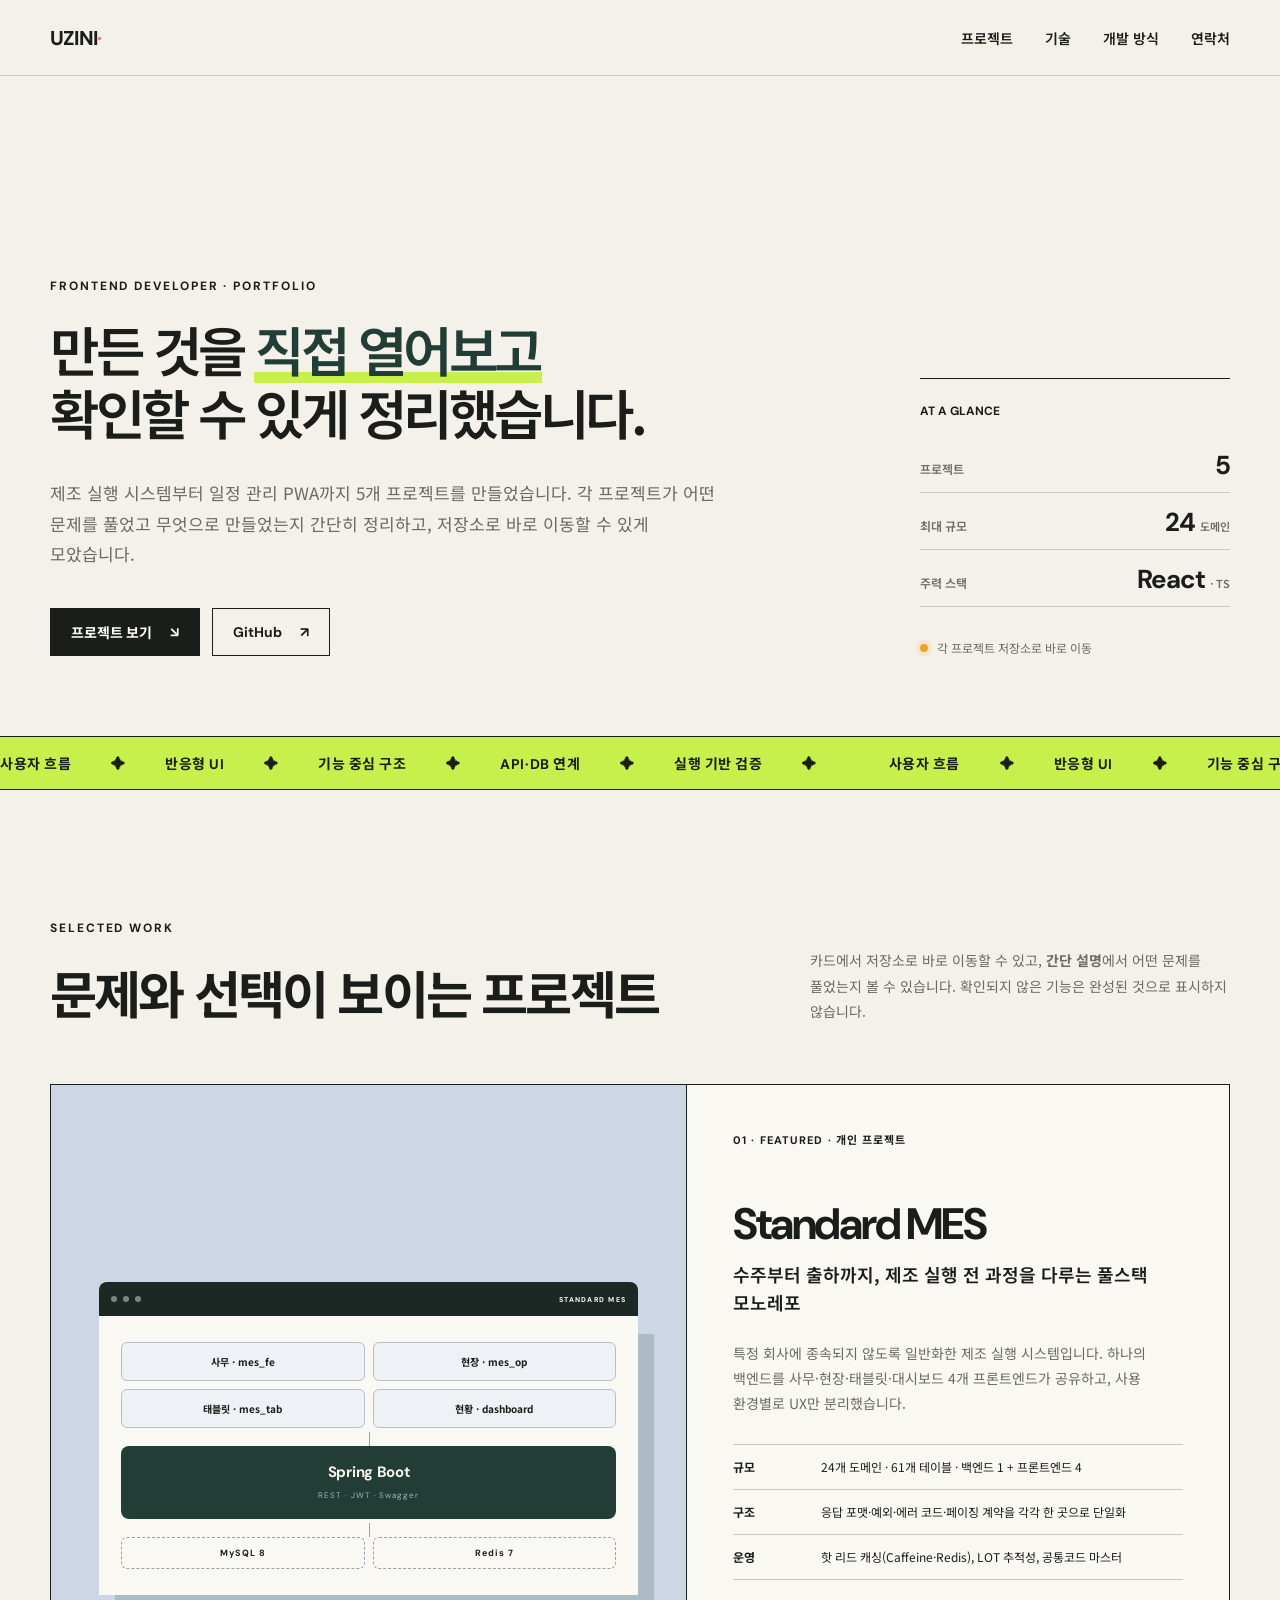
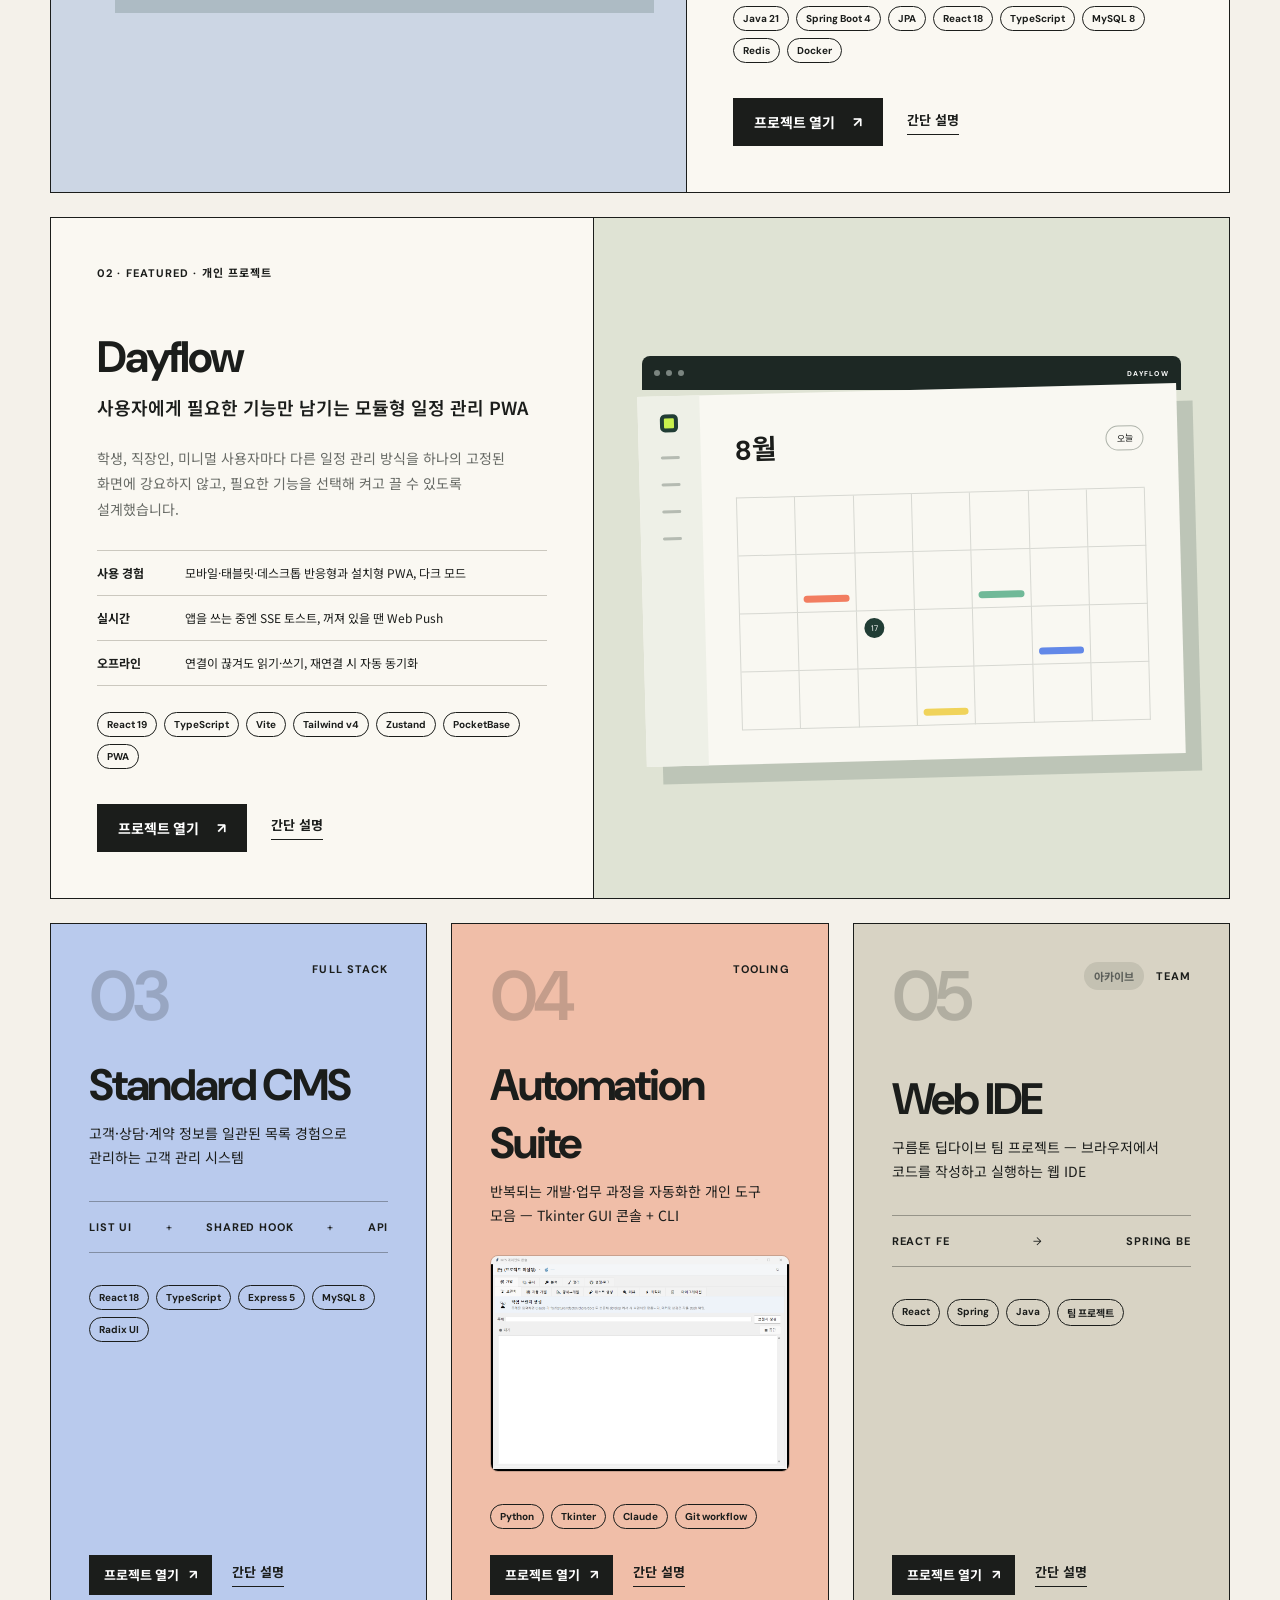
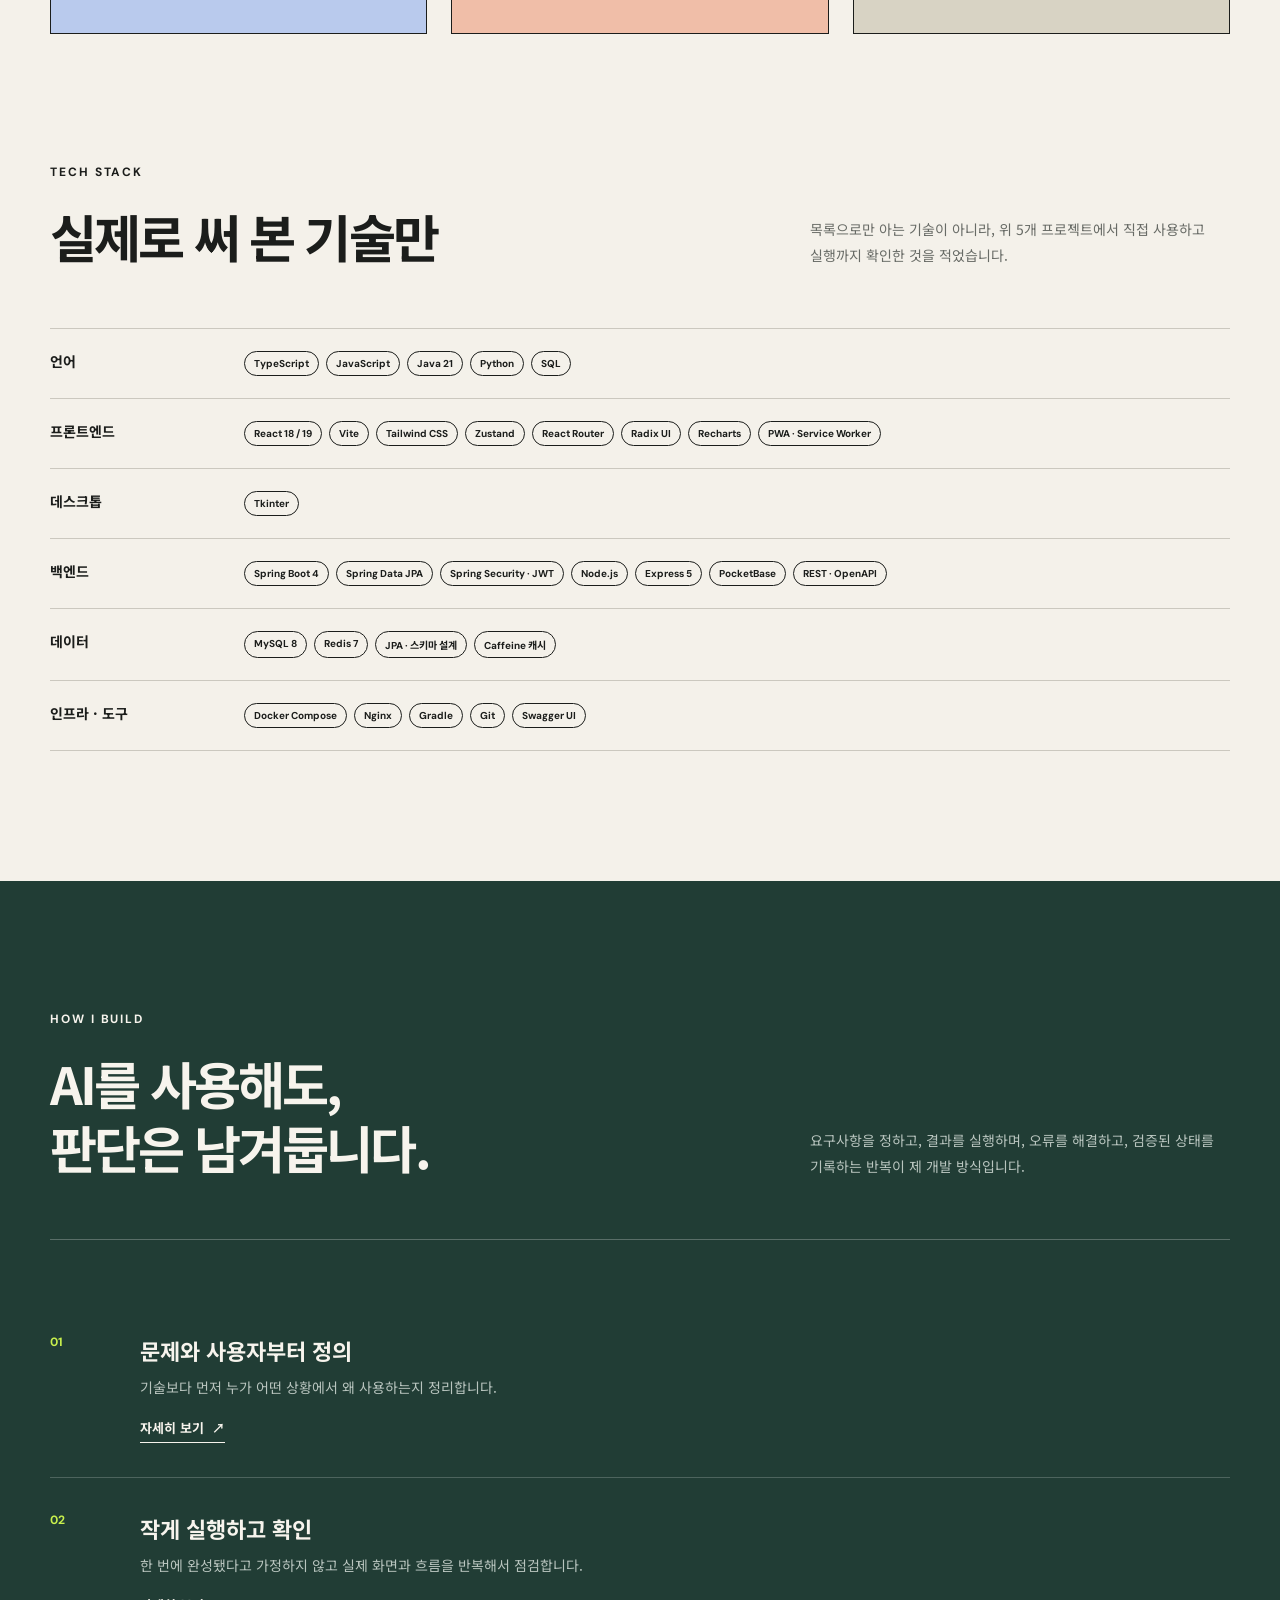
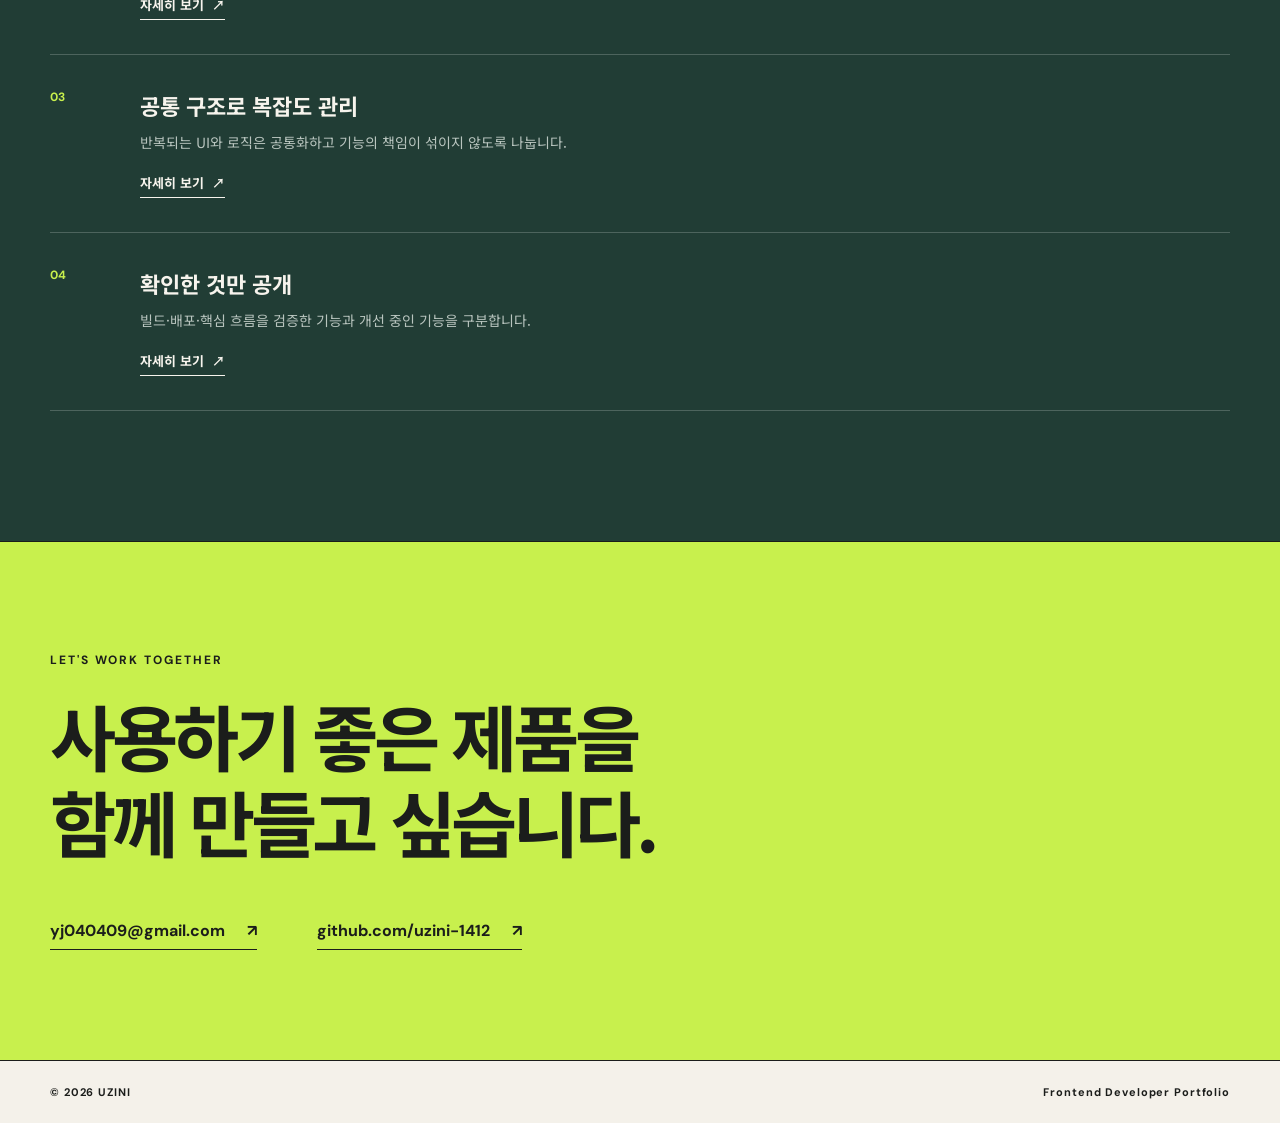
<file: index.html>
<!doctype html>
<html lang="ko">
  <head>
    <meta charset="UTF-8" />
    <meta name="viewport" content="width=device-width, initial-scale=1.0" />
    <meta name="description" content="유진 · 프론트엔드 개발자 포트폴리오. 대표 프로젝트 5개와 사용 기술을 한 곳에 모아 각 저장소로 바로 이동할 수 있는 허브입니다." />
    <meta name="theme-color" content="#f4f1ea" />
    <link rel="icon" href="data:image/svg+xml,<svg xmlns='http://www.w3.org/2000/svg' viewBox='0 0 32 32'><rect width='32' height='32' rx='7' fill='%23213d35'/><rect x='9' y='9' width='14' height='14' rx='3' fill='%23c8f04d'/></svg>" />
    <meta property="og:type" content="website" />
    <meta property="og:url" content="https://uzini-1412.github.io/portfolio/" />
    <meta property="og:locale" content="ko_KR" />
    <meta property="og:title" content="유진 | 프론트엔드 개발자" />
    <meta property="og:description" content="대표 프로젝트 5개와 사용 기술을 한 곳에 모은 포트폴리오 허브" />
    <meta name="twitter:card" content="summary" />
    <title>유진 | 프론트엔드 개발자</title>
    <link rel="preconnect" href="https://fonts.googleapis.com" />
    <link rel="preconnect" href="https://fonts.gstatic.com" crossorigin />
    <link href="https://fonts.googleapis.com/css2?family=DM+Sans:wght@400;500;600;700&family=Noto+Sans+KR:wght@400;500;600;700&display=swap" rel="stylesheet" />
    <link rel="stylesheet" href="./styles.css?v=12" />
  </head>
  <body>
    <a class="skip-link" href="#projects">프로젝트 목록으로 바로 가기</a>

    <header class="site-header">
      <a class="brand" href="#top" aria-label="첫 화면으로 이동">UZINI<span>·</span></a>
      <nav aria-label="주요 메뉴">
        <a href="#projects">프로젝트</a>
        <a href="#stack">기술</a>
        <a href="#principles">개발 방식</a>
        <a href="#contact">연락처</a>
      </nav>
    </header>

    <main id="top">
      <section class="hero section-shell">
        <div class="hero-copy">
          <p class="eyebrow">FRONTEND DEVELOPER · PORTFOLIO</p>
          <h1>만든 것을 <em>직접 열어보고</em><br />확인할 수 있게 정리했습니다.</h1>
          <p class="hero-description">
            제조 실행 시스템부터 일정 관리 PWA까지 5개 프로젝트를 만들었습니다.
            각 프로젝트가 어떤 문제를 풀었고 무엇으로 만들었는지 간단히 정리하고, 저장소로 바로 이동할 수 있게 모았습니다.
          </p>
          <div class="hero-actions">
            <a class="button button-primary" href="#projects">프로젝트 보기 <span aria-hidden="true">↘</span></a>
            <a class="button button-ghost" href="https://github.com/uzini-1412" target="_blank" rel="noreferrer">GitHub <span aria-hidden="true">↗</span></a>
          </div>
        </div>
        <aside class="hero-note" aria-label="한눈에 보기">
          <span class="note-index">AT A GLANCE</span>
          <dl class="hero-stats">
            <div><dt>프로젝트</dt><dd>5</dd></div>
            <div><dt>최대 규모</dt><dd>24<small>도메인</small></dd></div>
            <div><dt>주력 스택</dt><dd>React<small>· TS</small></dd></div>
          </dl>
          <div class="note-status"><span></span> 각 프로젝트 저장소로 바로 이동</div>
        </aside>
      </section>

      <section class="marquee" aria-label="핵심 역량">
        <div class="marquee-track">
          <p>사용자 흐름 <span>✦</span> 반응형 UI <span>✦</span> 기능 중심 구조 <span>✦</span> API·DB 연계 <span>✦</span> 실행 기반 검증 <span>✦</span></p>
          <p aria-hidden="true">사용자 흐름 <span>✦</span> 반응형 UI <span>✦</span> 기능 중심 구조 <span>✦</span> API·DB 연계 <span>✦</span> 실행 기반 검증 <span>✦</span></p>
        </div>
      </section>

      <section class="projects section-shell" id="projects">
        <div class="section-heading">
          <div>
            <p class="eyebrow">SELECTED WORK</p>
            <h2>문제와 선택이 보이는 프로젝트</h2>
          </div>
          <p>카드에서 저장소로 바로 이동할 수 있고, <b>간단 설명</b>에서 어떤 문제를 풀었는지 볼 수 있습니다. 확인되지 않은 기능은 완성된 것으로 표시하지 않습니다.</p>
        </div>

        <article class="featured-project">
          <div class="project-visual mes-visual" role="img" aria-label="프론트엔드 4개가 하나의 Spring Boot 백엔드를 공유하고 백엔드가 MySQL과 Redis에 연결된 구조도">
            <div class="visual-topbar"><span></span><span></span><span></span><b>STANDARD MES</b></div>
            <div class="arch-shell" aria-hidden="true">
              <div class="arch-clients">
                <i>사무 · mes_fe</i><i>현장 · mes_op</i><i>태블릿 · mes_tab</i><i>현황 · dashboard</i>
              </div>
              <div class="arch-core"><b>Spring Boot</b><small>REST · JWT · Swagger</small></div>
              <div class="arch-stores"><i>MySQL 8</i><i>Redis 7</i></div>
            </div>
          </div>
          <div class="project-content">
            <div class="project-meta"><span>01 · FEATURED · 개인 프로젝트</span></div>
            <h3>Standard MES</h3>
            <p class="project-subtitle">수주부터 출하까지, 제조 실행 전 과정을 다루는 풀스택 모노레포</p>
            <p class="project-description">
              특정 회사에 종속되지 않도록 일반화한 제조 실행 시스템입니다.
              하나의 백엔드를 사무·현장·태블릿·대시보드 4개 프론트엔드가 공유하고, 사용 환경별로 UX만 분리했습니다.
            </p>
            <ul class="feature-list">
              <li><span>규모</span>24개 도메인 · 61개 테이블 · 백엔드 1 + 프론트엔드 4</li>
              <li><span>구조</span>응답 포맷·예외·에러 코드·페이징 계약을 각각 한 곳으로 단일화</li>
              <li><span>운영</span>핫 리드 캐싱(Caffeine·Redis), LOT 추적성, 공통코드 마스터</li>
            </ul>
            <div class="tech-list"><span>Java 21</span><span>Spring Boot 4</span><span>JPA</span><span>React 18</span><span>TypeScript</span><span>MySQL 8</span><span>Redis</span><span>Docker</span></div>
            <div class="project-actions">
              <a class="button button-primary" href="http://8.230.7.222:7082" target="_blank" rel="noreferrer">프로젝트 열기 <span aria-hidden="true">↗</span></a>
              <button class="text-button" type="button" data-open-modal="modal-mes">간단 설명</button>
            </div>
          </div>
        </article>

        <article class="featured-project featured-flip">
          <div class="project-visual dayflow-visual" role="img" aria-label="Dayflow 일정 화면을 표현한 그래픽">
            <div class="visual-topbar"><span></span><span></span><span></span><b>DAYFLOW</b></div>
            <div class="calendar-shell">
              <div class="calendar-sidebar">
                <span class="logo-dot"></span>
                <i></i><i></i><i></i><i></i>
              </div>
              <div class="calendar-main">
                <div class="calendar-title"><b>8월</b><span>오늘</span></div>
                <div class="calendar-grid" aria-hidden="true">
                  <i></i><i></i><i></i><i></i><i></i><i></i><i></i>
                  <i></i><i class="event coral"></i><i></i><i></i><i class="event green"></i><i></i><i></i>
                  <i></i><i></i><i class="today"></i><i></i><i></i><i class="event blue"></i><i></i>
                  <i></i><i></i><i></i><i class="event yellow"></i><i></i><i></i><i></i>
                </div>
              </div>
            </div>
          </div>
          <div class="project-content">
            <div class="project-meta"><span>02 · FEATURED · 개인 프로젝트</span></div>
            <h3>Dayflow</h3>
            <p class="project-subtitle">사용자에게 필요한 기능만 남기는 모듈형 일정 관리 PWA</p>
            <p class="project-description">
              학생, 직장인, 미니멀 사용자마다 다른 일정 관리 방식을 하나의 고정된 화면에 강요하지 않고,
              필요한 기능을 선택해 켜고 끌 수 있도록 설계했습니다.
            </p>
            <ul class="feature-list">
              <li><span>사용 경험</span>모바일·태블릿·데스크톱 반응형과 설치형 PWA, 다크 모드</li>
              <li><span>실시간</span>앱을 쓰는 중엔 SSE 토스트, 꺼져 있을 땐 Web Push</li>
              <li><span>오프라인</span>연결이 끊겨도 읽기·쓰기, 재연결 시 자동 동기화</li>
            </ul>
            <div class="tech-list"><span>React 19</span><span>TypeScript</span><span>Vite</span><span>Tailwind v4</span><span>Zustand</span><span>PocketBase</span><span>PWA</span></div>
            <div class="project-actions">
              <a class="button button-primary" href="https://uzini-1412.github.io/dayflow/" target="_blank" rel="noreferrer">프로젝트 열기 <span aria-hidden="true">↗</span></a>
              <button class="text-button" type="button" data-open-modal="modal-dayflow">간단 설명</button>
            </div>
          </div>
        </article>

        <div class="project-grid">
          <article class="project-card card-cms">
            <div class="card-number">03</div>
            <div class="card-head"><span>FULL STACK</span></div>
            <h3>Standard CMS</h3>
            <p>고객·상담·계약 정보를 일관된 목록 경험으로 관리하는 고객 관리 시스템</p>
            <div class="card-diagram"><b>LIST UI</b><span>+</span><b>SHARED HOOK</b><span>+</span><b>API</b></div>
            <div class="tech-list"><span>React 18</span><span>TypeScript</span><span>Express 5</span><span>MySQL 8</span><span>Radix UI</span></div>
            <div class="card-actions">
              <a class="button button-primary button-sm" href="http://34.158.221.189" target="_blank" rel="noreferrer">프로젝트 열기 <span aria-hidden="true">↗</span></a>
              <button class="text-button" type="button" data-open-modal="modal-cms">간단 설명</button>
            </div>
          </article>

          <article class="project-card card-auto">
            <div class="card-number">04</div>
            <div class="card-head"><span>TOOLING</span></div>
            <h3>Automation Suite</h3>
            <p>반복되는 개발·업무 과정을 자동화한 개인 도구 모음 — Tkinter GUI 콘솔 + CLI</p>
            <div class="card-shot">
              <img src="./assets/automation-suite-gui.png" alt="Automation Suite 실제 실행 화면 — 브랜치 탭이 열린 MES 에이전트 콘솔 GUI" loading="lazy" width="1136" height="819" />
            </div>
            <div class="tech-list"><span>Python</span><span>Tkinter</span><span>Claude</span><span>Git workflow</span></div>
            <div class="card-actions">
              <a class="button button-primary button-sm" href="./automation-demo.html" target="_blank" rel="noreferrer">프로젝트 열기 <span aria-hidden="true">↗</span></a>
              <button class="text-button" type="button" data-open-modal="modal-auto">간단 설명</button>
            </div>
          </article>

          <article class="project-card card-goorm">
            <div class="card-number">05</div>
            <div class="card-head"><span class="status status-archive">아카이브</span><span>TEAM</span></div>
            <h3>Web IDE</h3>
            <p>구름톤 딥다이브 팀 프로젝트 — 브라우저에서 코드를 작성하고 실행하는 웹 IDE</p>
            <div class="card-diagram"><b>REACT FE</b><span>→</span><b>SPRING BE</b></div>
            <div class="tech-list"><span>React</span><span>Spring</span><span>Java</span><span>팀 프로젝트</span></div>
            <div class="card-actions">
              <a class="button button-primary button-sm" href="https://github.com/uzini-1412/goorm_team_project" target="_blank" rel="noreferrer">프로젝트 열기 <span aria-hidden="true">↗</span></a>
              <button class="text-button" type="button" data-open-modal="modal-goorm">간단 설명</button>
            </div>
          </article>
        </div>
      </section>

      <section class="stack section-shell" id="stack">
        <div class="section-heading">
          <div>
            <p class="eyebrow">TECH STACK</p>
            <h2>실제로 써 본 기술만</h2>
          </div>
          <p>목록으로만 아는 기술이 아니라, 위 5개 프로젝트에서 직접 사용하고 실행까지 확인한 것을 적었습니다.</p>
        </div>
        <dl class="stack-grid">
          <div>
            <dt>언어</dt>
            <dd class="tech-list"><span>TypeScript</span><span>JavaScript</span><span>Java 21</span><span>Python</span><span>SQL</span></dd>
          </div>
          <div>
            <dt>프론트엔드</dt>
            <dd class="tech-list"><span>React 18 / 19</span><span>Vite</span><span>Tailwind CSS</span><span>Zustand</span><span>React Router</span><span>Radix UI</span><span>Recharts</span><span>PWA · Service Worker</span></dd>
          </div>
          <div>
            <dt>데스크톱</dt>
            <dd class="tech-list"><span>Tkinter</span></dd>
          </div>
          <div>
            <dt>백엔드</dt>
            <dd class="tech-list"><span>Spring Boot 4</span><span>Spring Data JPA</span><span>Spring Security · JWT</span><span>Node.js</span><span>Express 5</span><span>PocketBase</span><span>REST · OpenAPI</span></dd>
          </div>
          <div>
            <dt>데이터</dt>
            <dd class="tech-list"><span>MySQL 8</span><span>Redis 7</span><span>JPA · 스키마 설계</span><span>Caffeine 캐시</span></dd>
          </div>
          <div>
            <dt>인프라 · 도구</dt>
            <dd class="tech-list"><span>Docker Compose</span><span>Nginx</span><span>Gradle</span><span>Git</span><span>Swagger UI</span></dd>
          </div>
        </dl>
      </section>

      <section class="principles" id="principles">
        <div class="section-shell">
          <div class="section-heading light-heading">
            <div><p class="eyebrow">HOW I BUILD</p><h2>AI를 사용해도,<br />판단은 남겨둡니다.</h2></div>
            <p>요구사항을 정하고, 결과를 실행하며, 오류를 해결하고, 검증된 상태를 기록하는 반복이 제 개발 방식입니다.</p>
          </div>
          <ol class="principle-list">
            <li><span>01</span><div><h3>문제와 사용자부터 정의</h3><p>기술보다 먼저 누가 어떤 상황에서 왜 사용하는지 정리합니다.</p><button class="text-button principle-trigger" type="button" data-open-modal="modal-principle-define">자세히 보기 <span aria-hidden="true">↗</span></button></div></li>
            <li><span>02</span><div><h3>작게 실행하고 확인</h3><p>한 번에 완성됐다고 가정하지 않고 실제 화면과 흐름을 반복해서 점검합니다.</p><button class="text-button principle-trigger" type="button" data-open-modal="modal-principle-iterate">자세히 보기 <span aria-hidden="true">↗</span></button></div></li>
            <li><span>03</span><div><h3>공통 구조로 복잡도 관리</h3><p>반복되는 UI와 로직은 공통화하고 기능의 책임이 섞이지 않도록 나눕니다.</p><button class="text-button principle-trigger" type="button" data-open-modal="modal-principle-structure">자세히 보기 <span aria-hidden="true">↗</span></button></div></li>
            <li><span>04</span><div><h3>확인한 것만 공개</h3><p>빌드·배포·핵심 흐름을 검증한 기능과 개선 중인 기능을 구분합니다.</p><button class="text-button principle-trigger" type="button" data-open-modal="modal-principle-verify">자세히 보기 <span aria-hidden="true">↗</span></button></div></li>
          </ol>
        </div>
      </section>

      <section class="contact" id="contact">
        <div class="section-shell contact-inner">
          <p class="eyebrow">LET'S WORK TOGETHER</p>
          <h2>사용하기 좋은 제품을<br />함께 만들고 싶습니다.</h2>
          <div class="contact-links">
            <a href="mailto:yj040409@gmail.com">yj040409@gmail.com <span>↗</span></a>
            <a href="https://github.com/uzini-1412" target="_blank" rel="noreferrer">github.com/uzini-1412 <span>↗</span></a>
          </div>
        </div>
      </section>
    </main>

    <footer><span>© <span id="year"></span> UZINI</span><span>Frontend Developer Portfolio</span></footer>

    <!-- ============ 프로젝트 상세 ============ -->

    <dialog class="detail" id="modal-mes" aria-labelledby="modal-mes-title">
      <form method="dialog" class="detail-close-form"><button class="detail-close" value="close" aria-label="닫기">✕</button></form>
      <div class="detail-body">
        <p class="eyebrow">01 · FULL STACK MONOREPO</p>
        <h2 id="modal-mes-title">Standard MES</h2>
        <p class="detail-lead">수주 · 자재 · 생산 · 품질 · 설비 · 출하까지 제조 실행 전 과정을 다루는 표준 MES입니다. 특정 회사에 종속되지 않도록 도메인을 일반화했습니다.</p>
        <p class="project-role">개인 프로젝트 · 도메인 설계, DB 스키마, 백엔드, 프론트엔드 4종까지 전체 구현</p>

        <div class="detail-stats">
          <div><b>24</b><span>도메인</span></div>
          <div><b>61</b><span>테이블</span></div>
          <div><b>4+1</b><span>프론트 + 백엔드</span></div>
        </div>

        <h3>풀려던 문제</h3>
        <p>제조 현장에서 사무직, 작업자, 태블릿 사용자, 관리자는 같은 데이터를 보지만 필요한 화면과 조작이 전혀 다릅니다. 하나의 화면으로 모두를 만족시키려다 어느 쪽에도 맞지 않는 UI가 되는 문제를 해결하려 했습니다.</p>

        <h3>설계 선택</h3>
        <ul class="detail-list">
          <li><b>단일 백엔드 · 다중 프론트엔드</b> — Spring Boot 백엔드 하나를 4개 프론트가 공유합니다. 데이터와 권한 규칙은 한 곳에서 관리하고, 사용 환경별로 UX만 분리했습니다.</li>
          <li><b>횡단 관심사 단일화</b> — 응답 포맷, 예외 처리, 에러 코드, 페이징 계약을 각각 한 곳에 모았습니다. 한 곳만 고치면 24개 도메인 전체에 전파됩니다.</li>
          <li><b>도메인 값의 데이터화</b> — 상태·구분 값을 코드에 하드코딩하지 않고 공통코드 마스터로 관리해, 업종이 달라져도 코드 수정 없이 대응합니다.</li>
          <li><b>운영 고려</b> — 작업지시 목록 같은 핫 리드는 Caffeine·Redis로 캐싱하고, 생산 이력은 LOT 단위로 추적 가능하게 채번합니다.</li>
        </ul>

        <p class="detail-hint">라이브 데모(사무/관리 화면)는 로그인 화면부터 시작합니다. 데모 계정 <code>mesadmin</code> / <code>ChangeMe!2026</code> 으로 접속해 보세요.</p>
        <p class="detail-hint">설치와 실행 방법, 상세 문서는 저장소 README에 정리돼 있습니다.</p>

        <div class="detail-links">
          <a class="button button-primary" href="https://github.com/uzini-1412/standard-single-process-mes" target="_blank" rel="noreferrer">저장소 열기 <span aria-hidden="true">↗</span></a>
          <a class="text-link" href="https://github.com/uzini-1412/standard-single-process-mes/blob/main/docs/ARCHITECTURE.md" target="_blank" rel="noreferrer">아키텍처 노트 <span>↗</span></a>
        </div>
      </div>
    </dialog>

    <dialog class="detail" id="modal-dayflow" aria-labelledby="modal-dayflow-title">
      <form method="dialog" class="detail-close-form"><button class="detail-close" value="close" aria-label="닫기">✕</button></form>
      <div class="detail-body">
        <p class="eyebrow">02 · PRODUCT · PWA</p>
        <h2 id="modal-dayflow-title">Dayflow</h2>
        <p class="detail-lead">필요한 기능만 켜서 쓰는 모듈형 일정 관리 웹앱입니다. 학부 팀 프로젝트를 현재의 기술로 다시 만든 개인 리메이크입니다.</p>
        <p class="project-role">개인 프로젝트 · 기획, 백엔드, 프론트엔드 전체 구현</p>

        <div class="detail-stats">
          <div><b>3</b><span>사용 모드</span></div>
          <div><b>PWA</b><span>설치형</span></div>
          <div><b>오프라인</b><span>쓰기 지원</span></div>
        </div>

        <h3>풀려던 문제</h3>
        <p>일정 관리 앱은 기능이 많을수록 좋아 보이지만, 실제로는 학생·직장인·미니멀 사용자가 쓰는 기능이 서로 거의 겹치지 않습니다. 모두에게 같은 화면을 강요하면 누구에게나 복잡한 앱이 됩니다.</p>

        <h3>설계 선택</h3>
        <ul class="detail-list">
          <li><b>기능 모듈 토글</b> — 학생 · 직장인 · 미니멀 모드로 기능 묶음을 켜고 끕니다. 안 쓰는 기능은 화면에서 아예 사라집니다.</li>
          <li><b>상황에 맞는 알림 경로</b> — 앱을 보고 있을 땐 SSE 실시간 토스트, 앱이 꺼져 있을 땐 Web Push로 갈라 처리했습니다.</li>
          <li><b>오프라인 우선</b> — 연결이 끊겨도 읽기·생성·수정·삭제가 되고, 재연결 시 자동으로 동기화합니다.</li>
          <li><b>가벼운 백엔드</b> — PocketBase 단일 실행 파일을 써서 계정 발급이나 클라우드 설정 없이 누구나 로컬에서 바로 띄울 수 있게 했습니다.</li>
        </ul>

        <p class="detail-hint">설치와 실행 방법, 상세 문서는 저장소 README에 정리돼 있습니다.</p>

        <div class="detail-links">
          <a class="button button-primary" href="https://github.com/uzini-1412/dayflow" target="_blank" rel="noreferrer">저장소 열기 <span aria-hidden="true">↗</span></a>
          <a class="text-link" href="https://github.com/uzini-1412/dayflow/blob/main/schedule-pwa/README.md" target="_blank" rel="noreferrer">README <span>↗</span></a>
        </div>
      </div>
    </dialog>

    <dialog class="detail" id="modal-cms" aria-labelledby="modal-cms-title">
      <form method="dialog" class="detail-close-form"><button class="detail-close" value="close" aria-label="닫기">✕</button></form>
      <div class="detail-body">
        <p class="eyebrow">03 · FULL STACK</p>
        <h2 id="modal-cms-title">Standard CMS</h2>
        <p class="detail-lead">영업·상담 조직을 위한 고객 관리 시스템입니다. 고객 정보, 상담 이력, 계약, 담당자를 한 화면 흐름 안에서 관리합니다.</p>
        <p class="project-role">개인 프로젝트 · 기획, 백엔드, 프론트엔드 전체 구현</p>

        <h3>풀려던 문제</h3>
        <p>고객 관리 화면은 목록 · 검색 · 필터 · 상세가 계속 반복되는데, 화면마다 따로 만들면 조작 방식이 조금씩 달라져 사용자가 매번 다시 배워야 합니다.</p>

        <h3>설계 선택</h3>
        <ul class="detail-list">
          <li><b>목록 경험의 통일</b> — 고객·상담·계약 목록이 같은 검색·필터·페이징 규칙을 공유하도록 공통 훅으로 묶었습니다.</li>
          <li><b>대시보드로 맥락 제공</b> — 6개월 추이와 지역별 분포를 recharts로 시각화해, 목록에 들어가기 전에 전체 상황을 먼저 보게 했습니다.</li>
          <li><b>빠른 등록</b> — 전체 폼을 열지 않고도 최소 항목만으로 즉시 등록할 수 있는 경로를 따로 뒀습니다.</li>
          <li><b>접근성 있는 기본 요소</b> — 모달·드롭다운 등은 Radix UI를 써서 키보드 조작과 포커스 관리를 직접 구현하지 않았습니다.</li>
        </ul>

        <p class="detail-hint">설치와 실행 방법, 상세 문서는 저장소 README에 정리돼 있습니다.</p>

        <div class="detail-links">
          <a class="button button-primary" href="https://github.com/uzini-1412/standard-cms" target="_blank" rel="noreferrer">저장소 열기 <span aria-hidden="true">↗</span></a>
          <a class="text-link" href="https://github.com/uzini-1412/standard-cms/blob/main/README.md" target="_blank" rel="noreferrer">README <span>↗</span></a>
        </div>
      </div>
    </dialog>

    <dialog class="detail" id="modal-auto" aria-labelledby="modal-auto-title">
      <form method="dialog" class="detail-close-form"><button class="detail-close" value="close" aria-label="닫기">✕</button></form>
      <div class="detail-body">
        <p class="eyebrow">04 · TOOLING</p>
        <h2 id="modal-auto-title">Automation Suite</h2>
        <p class="detail-lead">개발과 업무에서 반복되던 과정을 자동화한 개인 도구 모음입니다. Tkinter로 만든 GUI 콘솔이 메인이고, 스크립트로 바로 쓰는 CLI 모드도 지원합니다.</p>
        <p class="project-role">개인 프로젝트 · 전체 구현</p>

        <div class="detail-shot">
          <img src="./assets/automation-suite-gui.png" alt="실제 실행 화면 — 브랜치 탭이 열린 MES 에이전트 콘솔 GUI" loading="lazy" width="1136" height="819" />
        </div>

        <h3>구성</h3>
        <ul class="detail-list">
          <li><b>개발 콘솔</b> — 탭으로 묶은 GUI에서 브랜치 생성, 코드 리뷰, 자동 개발, 테스트, 최적화, 명세 작성까지 실행합니다 (개발·문서·분석·정리·설정 5개 탭 그룹).</li>
          <li><b>주간 업무일지 생성기</b> — 커밋과 작업 기록을 모아 주간 단위 업무일지 초안을 만듭니다.</li>
          <li><b>로그 분석 에이전트</b> — 로그를 읽어 문제 지점과 원인 후보를 정리합니다.</li>
        </ul>

        <h3>만든 이유</h3>
        <p>같은 작업을 반복하면서 손이 많이 가는 부분이 어디인지 기록해 두었다가, 그중 판단이 크게 필요 없는 단계부터 자동화했습니다. 판단이 필요한 지점은 자동화하지 않고 사람이 확인하도록 남겨 뒀습니다.</p>

        <p class="detail-hint">평소엔 Claude CLI를 호출해서 동작하지만, 브라우저에서 재현할 수 없어서 데모는 Claude 호출이 실패했을 때 쓰는 규칙 기반 폴백 로직만 그대로 옮겨 보여줍니다.</p>
        <p class="detail-hint">설치와 실행 방법, 상세 문서는 저장소 README에 정리돼 있습니다.</p>

        <div class="detail-links">
          <a class="button button-primary" href="./automation-demo.html" target="_blank" rel="noreferrer">데모 열어보기 <span aria-hidden="true">↗</span></a>
          <a class="text-link" href="https://github.com/uzini-1412/automation-suite" target="_blank" rel="noreferrer">저장소 열기 <span>↗</span></a>
        </div>
      </div>
    </dialog>

    <dialog class="detail" id="modal-goorm" aria-labelledby="modal-goorm-title">
      <form method="dialog" class="detail-close-form"><button class="detail-close" value="close" aria-label="닫기">✕</button></form>
      <div class="detail-body">
        <p class="eyebrow">05 · TEAM PROJECT · ARCHIVE</p>
        <h2 id="modal-goorm-title">Web IDE</h2>
        <p class="detail-lead">구름톤 딥다이브 과정에서 팀으로 만든 웹 IDE입니다. 브라우저에서 코드를 작성하고 실행할 수 있는 개발 환경을 목표로 했습니다.</p>
        <p class="project-role">팀 프로젝트 · 담당 역할은 저장소 정리와 함께 기재 예정</p>

        <h3>구성</h3>
        <ul class="detail-list">
          <li><b>프론트엔드</b> — React 기반 에디터 화면과 파일 트리</li>
          <li><b>백엔드</b> — Spring 기반 API 및 실행 환경 연동</li>
        </ul>

        <h3>현재 상태</h3>
        <p>현재 저장소에는 팀 산출물이 압축 파일 형태로만 보관돼 있습니다. 소스를 풀어 커밋 이력과 실행 방법을 갖춘 형태로 다시 정리할 예정이며, 그 전까지는 아카이브로 표시합니다.</p>

        <div class="detail-links">
          <a class="button button-primary" href="https://github.com/uzini-1412/goorm_team_project" target="_blank" rel="noreferrer">저장소 열기 <span aria-hidden="true">↗</span></a>
        </div>
      </div>
    </dialog>

    <dialog class="detail" id="modal-principle-define" aria-labelledby="modal-principle-define-title">
      <form method="dialog" class="detail-close-form"><button class="detail-close" value="close" aria-label="닫기">✕</button></form>
      <div class="detail-body">
        <p class="eyebrow">01 · HOW I BUILD</p>
        <h2 id="modal-principle-define-title">문제와 사용자부터 정의</h2>
        <p class="detail-lead">기술 선택보다 먼저 누가, 어떤 상황에서, 왜 쓰는지를 정리합니다. 같은 기능이라도 사용자가 다르면 다른 화면이 맞다고 봅니다.</p>

        <h3>실제 적용</h3>
        <ul class="detail-list">
          <li><b>Standard MES</b> — 사무직·현장 작업자·태블릿 사용자·관리자가 같은 데이터를 보지만 필요한 화면이 전혀 달라, 백엔드 1개에 프론트엔드 4개로 나눴습니다.</li>
          <li><b>Dayflow</b> — 학생·직장인·미니멀 사용자가 쓰는 기능이 거의 겹치지 않아, 기능을 모듈로 쪼개 필요한 것만 켜서 쓰도록 설계했습니다.</li>
          <li><b>Standard CMS</b> — 목록·검색·필터·상세를 반복해서 쓰는 영업·상담 조직 사용자가 화면마다 다른 조작 방식을 다시 배우지 않도록, 문제를 "목록 경험을 일관되게 만드는 것"으로 좁혀서 정의했습니다.</li>
        </ul>
      </div>
    </dialog>

    <dialog class="detail" id="modal-principle-iterate" aria-labelledby="modal-principle-iterate-title">
      <form method="dialog" class="detail-close-form"><button class="detail-close" value="close" aria-label="닫기">✕</button></form>
      <div class="detail-body">
        <p class="eyebrow">02 · HOW I BUILD</p>
        <h2 id="modal-principle-iterate-title">작게 실행하고 확인</h2>
        <p class="detail-lead">기능을 한 번에 완성됐다고 가정하지 않습니다. 작은 단위로 쪼개서 만들고, 만들 때마다 실제로 실행해서 확인한 뒤에만 다음 단계로 넘어갑니다.</p>

        <h3>이렇게 합니다</h3>
        <ul class="detail-list">
          <li>화면이든 로직이든 전체를 다 만들어두고 나중에 몰아서 점검하지 않습니다. 작은 조각이 끝나는 대로 그 자리에서 바로 확인합니다.</li>
          <li>확인되지 않은 부분 위에 다음 작업을 쌓지 않습니다. 앞이 불확실하면 거기서 멈추고 원인부터 찾습니다.</li>
          <li>눈으로 봐서 판단이 안 서는 문제는 추측으로 고치지 않고, 직접 실행한 결과나 측정값으로 원인을 확인한 뒤에 고칩니다.</li>
        </ul>
      </div>
    </dialog>

    <dialog class="detail" id="modal-principle-structure" aria-labelledby="modal-principle-structure-title">
      <form method="dialog" class="detail-close-form"><button class="detail-close" value="close" aria-label="닫기">✕</button></form>
      <div class="detail-body">
        <p class="eyebrow">03 · HOW I BUILD</p>
        <h2 id="modal-principle-structure-title">공통 구조로 복잡도 관리</h2>
        <p class="detail-lead">반복되는 UI와 로직은 공통 구조로 모으고, 기능의 책임이 한 곳에 섞이지 않도록 나눕니다.</p>

        <h3>실제 적용</h3>
        <ul class="detail-list">
          <li><b>Standard MES</b> — 응답 포맷, 예외 처리, 에러 코드, 페이징 계약을 각각 한 곳에 모아, 한 곳만 고치면 24개 도메인 전체에 전파되도록 했습니다.</li>
          <li><b>Standard CMS</b> — 고객·상담·계약 목록이 검색·필터·페이징 규칙을 공통 훅 하나로 공유하도록 묶었습니다.</li>
          <li><b>Automation Suite</b> — 브랜치 생성·코드 리뷰·테스트·최적화로 흩어지기 쉬운 반복 작업을 개발 콘솔 하나로 묶었습니다.</li>
        </ul>
      </div>
    </dialog>

    <dialog class="detail" id="modal-principle-verify" aria-labelledby="modal-principle-verify-title">
      <form method="dialog" class="detail-close-form"><button class="detail-close" value="close" aria-label="닫기">✕</button></form>
      <div class="detail-body">
        <p class="eyebrow">04 · HOW I BUILD</p>
        <h2 id="modal-principle-verify-title">확인한 것만 공개</h2>
        <p class="detail-lead">AI가 생성한 코드를 그대로 믿지 않습니다. 기능이 여러 단계로 이어지는 흐름이면 첫 단계부터 끝 단계까지 순서대로 직접 실행해 보고, 끊김 없이 돌아가는 것만 적용합니다.</p>

        <h3>이렇게 합니다</h3>
        <ul class="detail-list">
          <li>AI가 만든 코드라고 검증을 건너뛰지 않습니다. 사람이 짠 코드와 같은 기준으로 실행해서 확인합니다.</li>
          <li>여러 단계가 순서대로 이어지는 기능은 중간을 건너뛰지 않고, 처음부터 끝까지 차례로 직접 실행해 흐름 전체가 끊기지 않는지 확인합니다.</li>
          <li>확인되지 않은 부분이 남아 있으면 적용하지 않고, 문서로 현재 기능 상태를 관리합니다.</li>
        </ul>
      </div>
    </dialog>

    <script src="./app.js?v=7"></script>
  </body>
</html>
</file>
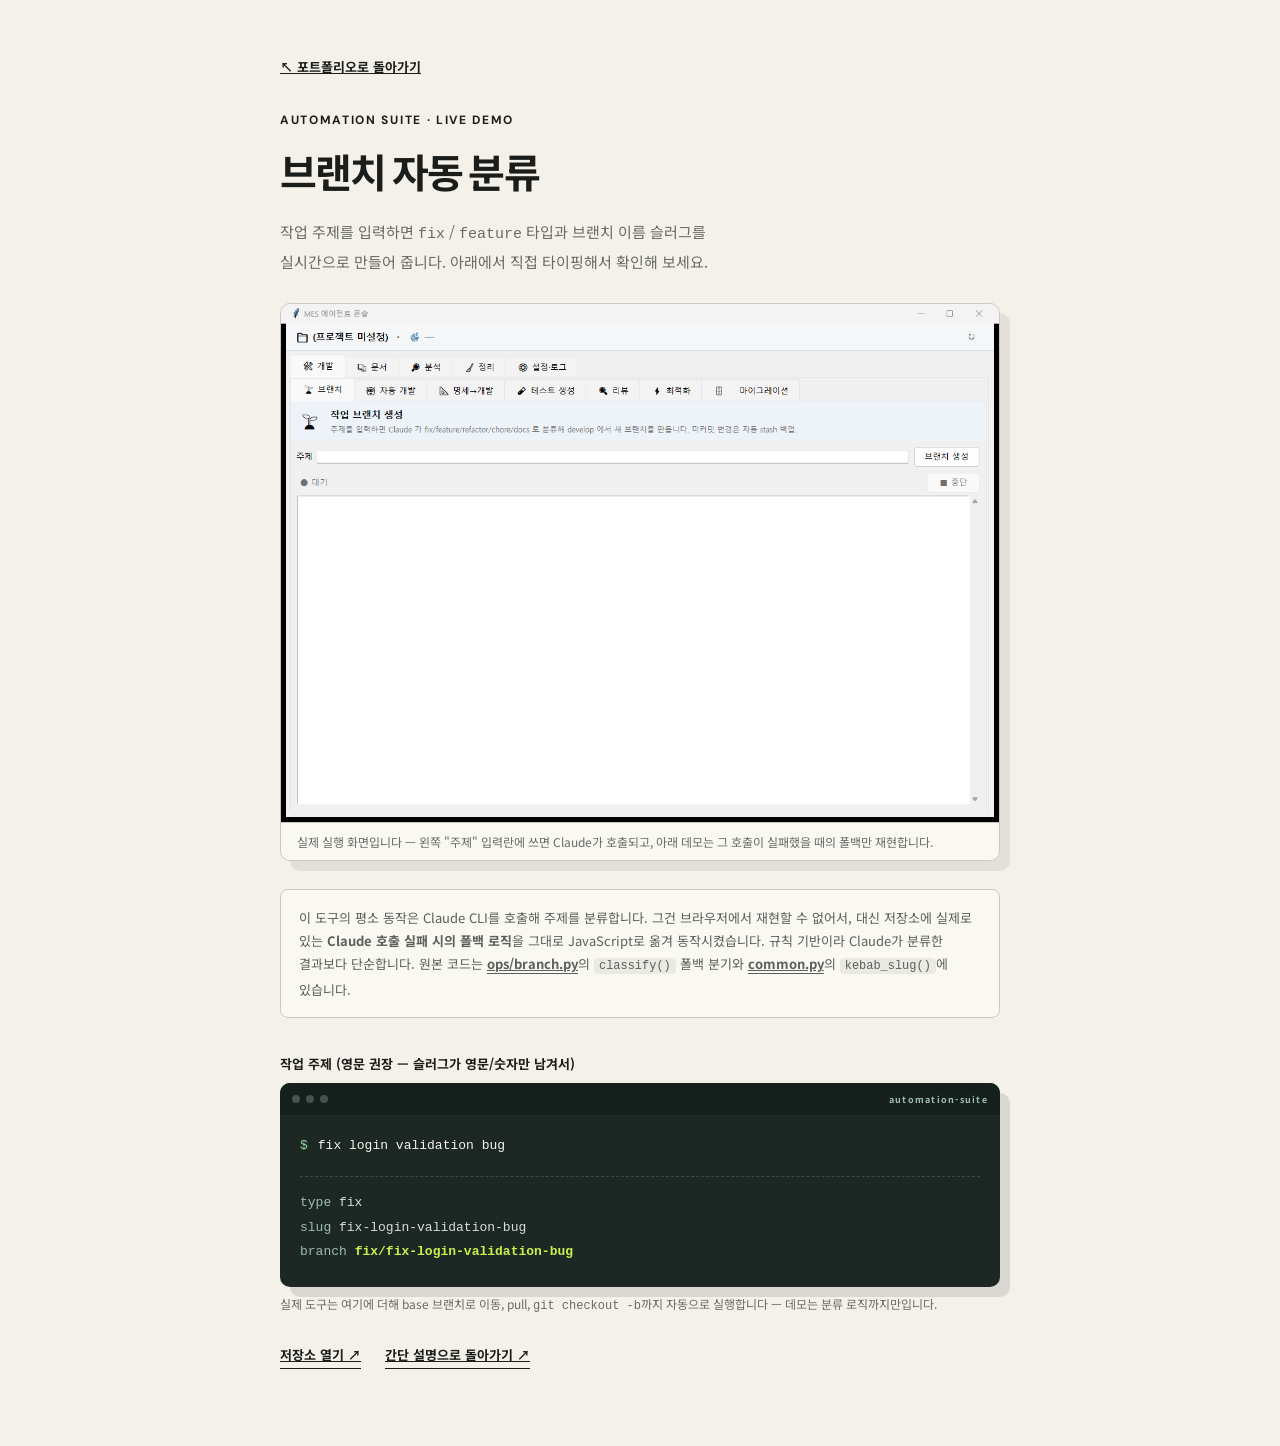
<file: automation-demo.html>
<!doctype html>
<html lang="ko">
  <head>
    <meta charset="UTF-8" />
    <meta name="viewport" content="width=device-width, initial-scale=1.0" />
    <meta name="description" content="Automation Suite의 브랜치 자동 분류 폴백 로직을 브라우저에서 그대로 재현한 데모" />
    <meta name="theme-color" content="#f4f1ea" />
    <link rel="icon" href="data:image/svg+xml,<svg xmlns='http://www.w3.org/2000/svg' viewBox='0 0 32 32'><rect width='32' height='32' rx='7' fill='%23213d35'/><rect x='9' y='9' width='14' height='14' rx='3' fill='%23c8f04d'/></svg>" />
    <title>Automation Suite 데모 | 유진</title>
    <link rel="preconnect" href="https://fonts.googleapis.com" />
    <link rel="preconnect" href="https://fonts.gstatic.com" crossorigin />
    <link href="https://fonts.googleapis.com/css2?family=DM+Sans:wght@400;500;600;700&family=Noto+Sans+KR:wght@400;500;600;700&display=swap" rel="stylesheet" />
    <style>
      :root {
        --paper: #f4f1ea; --ink: #1b1d1b; --muted: #686b66; --line: #cbc8bf;
        --lime: #c8f04d; --forest: #213d35;
        --sans: "DM Sans", "Noto Sans KR", sans-serif; --kr: "Noto Sans KR", sans-serif;
      }
      * { box-sizing: border-box; }
      body { margin: 0; background: var(--paper); color: var(--ink); font-family: var(--sans); word-break: keep-all; }
      a { color: inherit; }
      .shell { width: min(720px, calc(100% - 48px)); margin-inline: auto; padding-block: 56px 80px; }
      .back { font-family: var(--kr); font-size: 13px; font-weight: 700; display: inline-flex; gap: 8px; margin-bottom: 36px; }
      .eyebrow { font-size: 12px; font-weight: 700; letter-spacing: .14em; margin: 0 0 14px; }
      h1 { font-size: clamp(28px, 4.5vw, 40px); letter-spacing: -.045em; margin: 0 0 18px; }
      .lead { font-family: var(--kr); font-size: 15px; line-height: 1.8; color: var(--muted); margin: 0 0 28px; max-width: 58ch; }
      .shot { margin-bottom: 28px; border-radius: 10px; overflow: hidden; border: 1px solid var(--line); box-shadow: 10px 10px 0 rgba(27,29,27,.08); }
      .shot img { display: block; width: 100%; height: auto; }
      .shot-caption { margin: 0; padding: 10px 16px; font-family: var(--kr); font-size: 12px; color: var(--muted); background: #faf8f2; border-top: 1px solid var(--line); }
      .notice { font-family: var(--kr); font-size: 13px; line-height: 1.8; color: #5c5f5a; background: #faf8f2; border: 1px solid var(--line); border-radius: 8px; padding: 16px 18px; margin-bottom: 36px; }
      .notice code { font-family: ui-monospace, SFMono-Regular, Menlo, Consolas, monospace; font-size: .92em; background: rgba(27,29,27,.07); padding: 1px 5px; border-radius: 4px; }
      .notice a { font-weight: 700; border-bottom: 1px solid currentColor; }

      label { display: block; font-family: var(--kr); font-size: 13px; font-weight: 700; margin-bottom: 10px; }
      .hint { font-family: var(--kr); font-size: 12px; color: var(--muted); margin: 8px 0 0; }

      .terminal { border-radius: 10px; overflow: hidden; background: #1d2824; box-shadow: 10px 10px 0 rgba(27,29,27,.12); }
      .terminal-bar { height: 32px; padding-inline: 12px; display: flex; align-items: center; gap: 6px; background: #15201c; }
      .terminal-bar span { width: 8px; height: 8px; border-radius: 50%; background: #45534d; }
      .terminal-bar b { margin-left: auto; font-family: var(--kr); font-size: 9px; letter-spacing: .14em; color: #9dbdb0; }
      .terminal-io { padding: 18px 20px 22px; font-family: ui-monospace, SFMono-Regular, Menlo, Consolas, monospace; font-size: 13px; line-height: 1.9; color: #d7ded9; }
      .terminal-io .row { display: flex; align-items: baseline; gap: 8px; }
      .terminal-io .prompt { color: #8fd199; flex: none; }
      .terminal-io input { flex: 1; min-width: 0; background: none; border: 0; outline: 0; color: #f7f4ed; font: inherit; }
      .terminal-io input::placeholder { color: #5c6b64; }
      .out { margin-top: 16px; padding-top: 14px; border-top: 1px dashed #3a4a44; white-space: pre-wrap; }
      .out .k { color: #9dbdb0; }
      .out .branch { color: var(--lime); font-weight: 700; }

      .links { display: flex; flex-wrap: wrap; gap: 24px; margin-top: 32px; }
      .links a { font-family: var(--kr); font-size: 13px; font-weight: 700; display: inline-flex; align-items: center; gap: 8px; border-bottom: 1px solid currentColor; padding-bottom: 4px; }

      @media (prefers-color-scheme: dark) {
        :root { --paper: #15201c; --ink: #f2f1ea; --muted: #9aa39d; --line: #33423c; }
        .notice { background: #1b2622; }
        .shot-caption { background: #1b2622; }
      }
    </style>
  </head>
  <body>
    <main class="shell">
      <a class="back" href="./index.html#auto">↖ 포트폴리오로 돌아가기</a>

      <p class="eyebrow">AUTOMATION SUITE · LIVE DEMO</p>
      <h1>브랜치 자동 분류</h1>
      <p class="lead">
        작업 주제를 입력하면 <code style="font-family: ui-monospace, Menlo, Consolas, monospace;">fix</code> /
        <code style="font-family: ui-monospace, Menlo, Consolas, monospace;">feature</code> 타입과
        브랜치 이름 슬러그를 실시간으로 만들어 줍니다. 아래에서 직접 타이핑해서 확인해 보세요.
      </p>

      <div class="shot">
        <img src="./assets/automation-suite-gui.png" alt="실제 실행 화면 — 브랜치 탭이 열린 Tkinter GUI 콘솔" loading="lazy" width="1136" height="819" />
        <p class="shot-caption">실제 실행 화면입니다 — 왼쪽 "주제" 입력란에 쓰면 Claude가 호출되고, 아래 데모는 그 호출이 실패했을 때의 폴백만 재현합니다.</p>
      </div>

      <div class="notice">
        이 도구의 평소 동작은 Claude CLI를 호출해 주제를 분류합니다. 그건 브라우저에서 재현할 수 없어서,
        대신 저장소에 실제로 있는 <b>Claude 호출 실패 시의 폴백 로직</b>을 그대로 JavaScript로 옮겨 동작시켰습니다.
        규칙 기반이라 Claude가 분류한 결과보다 단순합니다.
        원본 코드는
        <a href="https://github.com/uzini-1412/automation-suite/blob/main/ai_agent/ops/branch.py" target="_blank" rel="noreferrer">ops/branch.py</a>의
        <code>classify()</code> 폴백 분기와
        <a href="https://github.com/uzini-1412/automation-suite/blob/main/ai_agent/common.py" target="_blank" rel="noreferrer">common.py</a>의
        <code>kebab_slug()</code>에 있습니다.
      </div>

      <label for="topic">작업 주제 (영문 권장 — 슬러그가 영문/숫자만 남겨서)</label>
      <div class="terminal">
        <div class="terminal-bar" aria-hidden="true"><span></span><span></span><span></span><b>automation-suite</b></div>
        <div class="terminal-io">
          <div class="row">
            <span class="prompt">$</span>
            <input id="topic" type="text" value="fix login validation bug" placeholder="작업 주제를 입력해 보세요" autocomplete="off" spellcheck="false" />
          </div>
          <div class="out" id="out"></div>
        </div>
      </div>
      <p class="hint">실제 도구는 여기에 더해 base 브랜치로 이동, pull, <code style="font-family: ui-monospace, Menlo, Consolas, monospace;">git checkout -b</code>까지 자동으로 실행합니다 — 데모는 분류 로직까지만입니다.</p>

      <div class="links">
        <a href="https://github.com/uzini-1412/automation-suite" target="_blank" rel="noreferrer">저장소 열기 ↗</a>
        <a href="./index.html#auto">간단 설명으로 돌아가기 ↗</a>
      </div>
    </main>

    <script>
      function kebabSlug(text, maxLen) {
        maxLen = maxLen || 48;
        var t = text.replace(/[^0-9a-zA-Z\- ]+/g, "-");
        t = t.replace(/\s+/g, "-");
        t = t.replace(/^-+|-+$/g, "");
        t = t.toLowerCase();
        t = t.replace(/-+/g, "-");
        t = t.slice(0, maxLen).replace(/^-+|-+$/g, "");
        return t || "task";
      }

      function classifyFallback(topic) {
        var slug = kebabSlug(topic);
        var keywords = ["버그", "수정", "오류", "고침", "fix"];
        var type = keywords.some(function (k) { return topic.indexOf(k) !== -1; }) ? "fix" : "feature";
        return { type: type, slug: slug };
      }

      var input = document.getElementById("topic");
      var out = document.getElementById("out");

      function render() {
        var topic = input.value.trim();
        var cls = classifyFallback(topic);
        out.innerHTML =
          '<span class="k">type</span>&nbsp;' + cls.type +
          '<br><span class="k">slug</span>&nbsp;' + cls.slug +
          '<br><span class="k">branch</span>&nbsp;<span class="branch">' + cls.type + "/" + cls.slug + "</span>";
      }

      input.addEventListener("input", render);
      render();
    </script>
  </body>
</html>
</file>
<file: styles.css>
:root {
  --paper: #f4f1ea;
  --ink: #1b1d1b;
  --muted: #686b66;
  --line: #cbc8bf;
  --lime: #c8f04d;
  --forest: #213d35;
  --coral: #f27d60;
  --blue: #6288e8;
  --yellow: #f0d35a;
  --sans: "DM Sans", "Noto Sans KR", sans-serif;
  --kr: "Noto Sans KR", sans-serif;
}

* { box-sizing: border-box; }
html { scroll-behavior: smooth; }
body { margin: 0; background: var(--paper); color: var(--ink); font-family: var(--sans); overflow-x: hidden; word-break: keep-all; }
a { color: inherit; text-decoration: none; }
button { font: inherit; }
.section-shell { width: min(1180px, calc(100% - 48px)); margin-inline: auto; }

.site-header { height: 76px; padding: 0 max(24px, calc((100vw - 1180px) / 2)); display: flex; align-items: center; justify-content: space-between; border-bottom: 1px solid var(--line); position: sticky; top: 0; z-index: 50; background: var(--paper); }
.brand { font-weight: 800; letter-spacing: -.04em; font-size: 20px; }
.brand span { color: var(--coral); }
nav { display: flex; gap: 32px; font-family: var(--kr); font-size: 14px; font-weight: 600; }
nav a { position: relative; }
nav a::after { content: ""; position: absolute; left: 0; right: 100%; bottom: -7px; height: 2px; background: var(--ink); transition: right .25s ease; }
nav a:hover::after { right: 0; }

.hero { min-height: 660px; padding-block: 112px 80px; display: grid; grid-template-columns: minmax(0, 1fr) 310px; align-items: end; gap: 80px; }
.hero-copy { min-width: 0; }
.eyebrow { font-size: 12px; font-weight: 700; letter-spacing: .16em; margin: 0 0 24px; }
.hero h1 { font-family: var(--kr); font-size: clamp(36px, 4.2vw, 62px); line-height: 1.17; letter-spacing: -.065em; margin: 0; font-weight: 600; }
.hero h1 em { font-style: normal; color: var(--forest); position: relative; z-index: 0; }
.hero h1 em::after { content: ""; height: .2em; position: absolute; z-index: -1; left: -.02em; right: -.04em; bottom: .08em; background: var(--lime); }
.hero-description { max-width: 665px; margin: 34px 0 0; font-family: var(--kr); font-size: 17px; line-height: 1.8; color: var(--muted); word-break: keep-all; }
.hero-actions { display: flex; gap: 12px; margin-top: 38px; }
.button { min-height: 48px; padding: 0 20px; display: inline-flex; align-items: center; justify-content: center; gap: 18px; border: 1px solid var(--ink); font-size: 14px; font-weight: 700; transition: transform .2s ease, box-shadow .2s ease; }
.button:hover { transform: translate(-2px, -2px); box-shadow: 4px 4px 0 var(--ink); }
.button-primary { background: var(--ink); color: white; }
.button-ghost { background: transparent; }
.hero-note { border-top: 1px solid var(--ink); padding-top: 20px; }
.note-index { font-size: 12px; font-weight: 700; }
.note-status { font-family: var(--kr); color: var(--muted); font-size: 12px; display: flex; gap: 9px; align-items: center; }
.note-status span { width: 8px; height: 8px; border-radius: 50%; background: #e8a729; box-shadow: 0 0 0 4px rgba(232, 167, 41, .15); }

.marquee { overflow: hidden; border-block: 1px solid var(--ink); background: var(--lime); padding: 16px 0; white-space: nowrap; }
.marquee-track { display: flex; width: max-content; animation: slide 24s linear infinite; }
.marquee p { margin: 0; padding-right: 36px; white-space: nowrap; font-size: 14px; font-weight: 700; letter-spacing: .04em; }
.marquee span { margin: 0 36px; }
@keyframes slide { to { transform: translateX(-50%); } }

.projects { padding-block: 130px; }
.section-heading { display: grid; grid-template-columns: 1fr 420px; gap: 60px; align-items: end; margin-bottom: 60px; }
.section-heading h2 { font-family: var(--kr); font-size: clamp(34px, 4vw, 52px); line-height: 1.25; letter-spacing: -.055em; margin: 0; }
.section-heading > p { font-family: var(--kr); font-size: 14px; line-height: 1.8; color: var(--muted); margin: 0; word-break: keep-all; }
.featured-project { border: 1px solid var(--ink); display: grid; grid-template-columns: 1.08fr .92fr; background: #faf8f2; }
.project-visual { min-height: 580px; border-right: 1px solid var(--ink); padding: 48px; overflow: hidden; }
.dayflow-visual { background: #dfe3d4; display: flex; flex-direction: column; justify-content: center; }
.visual-topbar { height: 34px; padding-inline: 12px; background: #1d2824; color: white; display: flex; align-items: center; gap: 6px; border-radius: 8px 8px 0 0; font-size: 8px; }
.visual-topbar span { width: 6px; height: 6px; border-radius: 50%; background: #7b8580; }
.visual-topbar b { margin-left: auto; letter-spacing: .18em; font-size: 7px; }
.calendar-shell { min-height: 370px; display: grid; grid-template-columns: 62px 1fr; background: #f9f8f2; box-shadow: 16px 18px 0 rgba(33,61,53,.18); transform: rotate(-1.5deg); }
.calendar-sidebar { background: #eef0e7; padding: 18px; display: flex; flex-direction: column; align-items: center; gap: 24px; }
.logo-dot { width: 18px; height: 18px; background: var(--lime); border-radius: 5px; border: 4px solid var(--forest); }
.calendar-sidebar i { width: 19px; height: 3px; background: #b5bbb2; border-radius: 4px; }
.calendar-main { padding: 34px; }
.calendar-title { display: flex; align-items: center; justify-content: space-between; margin-bottom: 30px; }
.calendar-title b { font-size: 27px; }
.calendar-title span { font-family: var(--kr); font-size: 9px; border: 1px solid #aeb3aa; padding: 5px 10px; border-radius: 20px; }
.calendar-grid { display: grid; grid-template-columns: repeat(7, 1fr); border-left: 1px solid #d7d8d2; border-top: 1px solid #d7d8d2; }
.calendar-grid i { min-height: 58px; border-right: 1px solid #d7d8d2; border-bottom: 1px solid #d7d8d2; position: relative; }
.calendar-grid .event::after { content: ""; position: absolute; left: 6px; right: 6px; bottom: 9px; height: 7px; border-radius: 10px; background: var(--coral); }
.calendar-grid .green::after { background: #70b998; }.calendar-grid .blue::after { background: var(--blue); }.calendar-grid .yellow::after { background: var(--yellow); }
.calendar-grid .today::before { content: "17"; position: absolute; top: 7px; left: 7px; background: var(--forest); color: white; width: 20px; height: 20px; display: grid; place-items: center; border-radius: 50%; font-style: normal; font-size: 8px; }
.project-content { padding: 46px; display: flex; flex-direction: column; }
.project-meta, .card-head { display: flex; justify-content: space-between; align-items: center; font-size: 11px; font-weight: 700; letter-spacing: .1em; }
.status { font-family: var(--kr); letter-spacing: 0; border-radius: 30px; padding: 6px 10px; }
.status-archive { background: rgba(27,29,27,.1); color: #5c5f5a; }
.project-content h3, .project-card h3 { font-size: 44px; letter-spacing: -.05em; margin: 48px 0 8px; }
.project-subtitle { font-family: var(--kr); font-size: 18px; font-weight: 600; line-height: 1.55; margin: 0; word-break: keep-all; }
.project-description { font-family: var(--kr); font-size: 14px; line-height: 1.8; color: var(--muted); margin: 24px 0 28px; word-break: keep-all; }
.feature-list { list-style: none; padding: 0; margin: 0; border-top: 1px solid var(--line); }
.feature-list li { display: grid; grid-template-columns: 74px 1fr; gap: 14px; padding: 13px 0; border-bottom: 1px solid var(--line); font-family: var(--kr); font-size: 12px; line-height: 1.5; }
.feature-list span { font-weight: 700; }
.tech-list { display: flex; flex-wrap: wrap; gap: 7px; margin-top: 26px; }
.tech-list span { font-size: 10px; font-weight: 700; border: 1px solid currentColor; border-radius: 20px; padding: 5px 9px; }
.project-actions { margin-top: auto; padding-top: 35px; display: flex; align-items: center; gap: 24px; }
.text-link { font-family: var(--kr); font-size: 13px; font-weight: 700; display: inline-flex; gap: 18px; border-bottom: 1px solid currentColor; padding-bottom: 5px; width: max-content; }
.project-grid { display: grid; grid-template-columns: repeat(3, 1fr); margin-top: 24px; gap: 24px; }
.project-card { position: relative; min-height: 450px; padding: 38px; border: 1px solid var(--ink); display: flex; flex-direction: column; }
.card-cms { background: #b9caed; }
.card-auto { background: #f0bea8; }
.card-goorm { background: #d8d3c4; }
.card-number { font-size: 70px; line-height: 1; font-weight: 600; opacity: .2; letter-spacing: -.07em; position: absolute; }
.card-head { margin-left: auto; gap: 12px; }
.project-card h3 { margin-top: 80px; }
.project-card > p { font-family: var(--kr); max-width: 440px; line-height: 1.7; font-size: 14px; margin: 0; }
.card-diagram { margin: 32px 0 6px; padding: 18px 0; border-block: 1px solid rgba(27,29,27,.35); display: flex; align-items: center; justify-content: space-between; font-size: 11px; letter-spacing: .08em; }
.card-shot { margin: 28px 0 6px; border-radius: 8px; overflow: hidden; border: 1px solid rgba(27,29,27,.18); }
.card-shot img { display: block; width: 100%; height: auto; }

.principles { background: var(--forest); color: #f7f4ed; padding-block: 130px; }
.light-heading { border-bottom: 1px solid rgba(255,255,255,.25); padding-bottom: 60px; }
.light-heading > p { color: #b9c5bf; }
.principle-list { list-style: none; padding: 0; margin: 0; }
.principle-list li { display: grid; grid-template-columns: 90px 1fr; border-bottom: 1px solid rgba(255,255,255,.2); padding: 34px 0; }
.principle-list > li > span { color: var(--lime); font-size: 12px; font-weight: 700; }
.principle-list h3 { font-family: var(--kr); font-size: 22px; margin: 0 0 10px; }
.principle-list p { font-family: var(--kr); font-size: 14px; color: #b9c5bf; margin: 0; line-height: 1.7; }
.principle-trigger { margin-top: 18px; color: #f7f4ed; }
.principle-trigger:hover { color: var(--lime); }

.contact { background: var(--lime); padding-block: 110px; border-top: 1px solid var(--ink); }
.contact-inner h2 { font-family: var(--kr); font-size: clamp(40px, 6vw, 72px); line-height: 1.2; letter-spacing: -.06em; margin: 0 0 55px; }
.contact-links { display: flex; flex-wrap: wrap; gap: 32px 60px; }
.contact-links a { font-weight: 700; border-bottom: 1px solid; padding-bottom: 8px; }
.contact-links span { margin-left: 18px; }
footer { padding: 24px max(24px, calc((100vw - 1180px) / 2)); display: flex; justify-content: space-between; font-size: 11px; font-weight: 700; letter-spacing: .08em; border-top: 1px solid var(--ink); }

@media (max-width: 900px) {
  .hero { grid-template-columns: 1fr; gap: 60px; padding-top: 80px; }
  .hero-note { max-width: 500px; }

  .section-heading { grid-template-columns: 1fr; gap: 24px; }
  .featured-project { grid-template-columns: 1fr; }
  .project-visual { min-height: 460px; border-right: 0; border-bottom: 1px solid var(--ink); }
  .project-grid { grid-template-columns: 1fr; }
}

@media (max-width: 620px) {
  .section-shell { width: min(100% - 28px, 1180px); }
  .site-header { height: 64px; padding-inline: 14px; }
  nav { gap: 14px; font-size: 12px; }
  .hero { min-height: 650px; padding-block: 70px 55px; }
  .hero h1 { max-width: 100%; font-size: 34px; line-height: 1.25; word-break: keep-all; overflow-wrap: anywhere; }
  .hero-description { max-width: 100%; font-size: 15px; word-break: keep-all; overflow-wrap: anywhere; }
  .hero-actions { flex-direction: column; align-items: stretch; }
  .projects { padding-block: 85px; }
  .project-visual { min-height: 330px; padding: 20px; }
  .calendar-shell { min-height: 265px; grid-template-columns: 42px 1fr; }
  .calendar-sidebar { padding: 13px 8px; gap: 17px; }
  .calendar-main { padding: 20px 14px; }
  .calendar-grid i { min-height: 36px; }
  .project-content, .project-card { padding: 26px 22px; }
  .project-content h3, .project-card h3 { font-size: 36px; }
  .project-actions { align-items: stretch; flex-direction: column; }
  .principles { padding-block: 85px; }
  .principle-list li { grid-template-columns: 44px 1fr; }
  .contact { padding-block: 80px; }
  footer { padding-inline: 14px; flex-direction: column; gap: 8px; }
}

@media (prefers-reduced-motion: reduce) {
  html { scroll-behavior: auto; }
  *, *::before, *::after { animation-duration: .01ms !important; animation-iteration-count: 1 !important; transition-duration: .01ms !important; }
}

/* Scroll reveal — app.js가 .reveal-ready(문서) / .is-visible(대상)을 붙입니다.
   JS가 없거나 실패하면 .reveal-ready가 없어 콘텐츠는 그대로 보입니다. */
.reveal-ready .section-heading,
.reveal-ready .featured-project,
.reveal-ready .project-card,
.reveal-ready .principle-list li {
  opacity: 0;
  transform: translateY(18px);
  transition: opacity .6s ease, transform .6s ease, padding .2s ease;
}
.reveal-ready .section-heading.is-visible,
.reveal-ready .featured-project.is-visible,
.reveal-ready .project-card.is-visible,
.reveal-ready .principle-list li.is-visible { opacity: 1; transform: none; }

/* ============ 접근성 ============ */
.skip-link { position: absolute; left: 12px; top: -60px; z-index: 100; background: var(--ink); color: white; font-family: var(--kr); font-size: 13px; font-weight: 700; padding: 12px 18px; transition: top .2s ease; }
.skip-link:focus { top: 12px; }
:focus-visible { outline: 2px solid var(--forest); outline-offset: 3px; }
.principles :focus-visible { outline-color: var(--lime); }

/* ============ 히어로 요약 ============ */
.hero-stats { margin: 28px 0 32px; display: grid; gap: 12px; }
.hero-stats > div { display: flex; align-items: baseline; justify-content: space-between; gap: 12px; padding-bottom: 10px; border-bottom: 1px solid var(--line); }
.hero-stats dt { font-family: var(--kr); font-size: 12px; font-weight: 600; color: var(--muted); }
.hero-stats dd { margin: 0; font-size: 26px; font-weight: 700; letter-spacing: -.04em; }
.hero-stats dd small { font-family: var(--kr); font-size: 11px; font-weight: 600; color: var(--muted); letter-spacing: 0; margin-left: 5px; }

/* ============ MES 아키텍처 그래픽 ============ */
.mes-visual { background: #ccd6e4; display: flex; flex-direction: column; justify-content: center; }
.arch-shell { background: #f9f8f2; padding: 26px 22px; display: grid; gap: 18px; box-shadow: 16px 18px 0 rgba(33,61,53,.18); }
.arch-clients { display: grid; grid-template-columns: repeat(2, 1fr); gap: 8px; }
.arch-clients i { font-style: normal; font-family: var(--kr); font-size: 10px; font-weight: 700; text-align: center; padding: 11px 4px; border: 1px solid #b7bfca; border-radius: 6px; background: #eef1f6; }
.arch-core, .arch-stores { position: relative; }
.arch-core::before, .arch-stores::before { content: ""; position: absolute; top: -14px; left: 50%; width: 1px; height: 14px; background: #98a2ae; }
.arch-core { text-align: center; padding: 16px; border-radius: 8px; background: var(--forest); color: #f7f4ed; }
.arch-core b { display: block; font-size: 15px; letter-spacing: -.02em; }
.arch-core small { font-size: 8px; letter-spacing: .12em; color: #9dbdb0; }
.arch-stores { display: grid; grid-template-columns: 1fr 1fr; gap: 8px; }
.arch-stores i { font-style: normal; font-size: 9px; font-weight: 700; letter-spacing: .1em; text-align: center; padding: 9px; border: 1px dashed #98a2ae; border-radius: 6px; }

/* ============ 프로젝트 레이아웃 ============ */
.featured-project + .featured-project { margin-top: 24px; }
.featured-flip { grid-template-columns: .92fr 1.08fr; }
.featured-flip .project-visual { order: 2; border-right: 0; border-left: 1px solid var(--ink); }
.featured-flip .project-content { order: 1; }
.card-actions { margin-top: auto; padding-top: 26px; display: flex; align-items: center; gap: 20px; flex-wrap: wrap; }
.button-sm { min-height: 40px; padding: 0 14px; font-size: 13px; gap: 10px; }
.text-button { font-family: var(--kr); font-size: 13px; font-weight: 700; display: inline-flex; align-items: center; gap: 8px; padding: 0 0 5px; background: none; border: 0; border-bottom: 1px solid currentColor; color: inherit; cursor: pointer; }

/* ============ 상세 모달 ============ */
body.modal-open { overflow: hidden; }
dialog.detail { width: min(760px, calc(100% - 28px)); max-height: 88vh; padding: 0; overflow: hidden; border: 1px solid var(--ink); background: var(--paper); color: var(--ink); box-shadow: 14px 14px 0 rgba(27,29,27,.2); }
dialog.detail::backdrop { background: rgba(27,29,27,.55); }
.detail-close-form { position: absolute; top: 14px; right: 14px; z-index: 2; margin: 0; }
.detail-close { width: 38px; height: 38px; border-radius: 50%; border: 1px solid var(--ink); background: var(--paper); color: inherit; font-size: 13px; cursor: pointer; transition: background .2s ease, color .2s ease; }
.detail-close:hover { background: var(--ink); color: var(--paper); }
.detail-body { max-height: 88vh; overflow-y: auto; overscroll-behavior: contain; padding: 44px 46px 40px; }
.detail-body h2 { font-size: clamp(32px, 5vw, 44px); letter-spacing: -.05em; margin: 0 0 14px; }
.detail-body h3 { font-family: var(--kr); font-size: 15px; letter-spacing: -.02em; margin: 34px 0 12px; padding-top: 16px; border-top: 1px solid var(--line); }
.detail-body > .eyebrow { margin-bottom: 14px; color: var(--muted); }
.detail-body p { font-family: var(--kr); font-size: 14px; line-height: 1.85; color: var(--muted); margin: 0; word-break: keep-all; }
.detail-lead { font-size: 16px; font-weight: 600; line-height: 1.7; }
.detail-body .detail-lead { color: var(--ink); font-size: 16px; line-height: 1.7; }
.detail-shot { margin-top: 26px; border-radius: 10px; overflow: hidden; border: 1px solid var(--line); box-shadow: 8px 8px 0 rgba(27,29,27,.08); }
.detail-shot img { display: block; width: 100%; height: auto; }
.detail-stats { display: grid; grid-template-columns: repeat(3, 1fr); gap: 10px; margin-top: 26px; }
.detail-stats > div { border: 1px solid var(--line); padding: 16px 14px; text-align: center; background: #faf8f2; }
.detail-stats b { display: block; font-size: 28px; letter-spacing: -.05em; }
.detail-stats span { font-family: var(--kr); font-size: 11px; font-weight: 600; color: var(--muted); }
.detail-list { list-style: none; padding: 0; margin: 0; display: grid; gap: 14px; }
.detail-list li { font-family: var(--kr); font-size: 14px; line-height: 1.8; color: var(--muted); padding-left: 16px; position: relative; word-break: keep-all; }
.detail-list li::before { content: ""; position: absolute; left: 0; top: .72em; width: 6px; height: 6px; border-radius: 50%; background: var(--forest); }
.detail-list b { color: var(--ink); }
.detail-body .detail-hint { font-size: 13px; margin-top: 14px; }
.detail-body code { font-family: ui-monospace, SFMono-Regular, Menlo, Consolas, monospace; font-size: .92em; background: rgba(27,29,27,.07); padding: 2px 6px; border-radius: 4px; }


.detail-links { display: flex; align-items: center; flex-wrap: wrap; gap: 24px; margin-top: 36px; padding-top: 28px; border-top: 1px solid var(--line); }

/* ============ 새 구성요소 반응형 ============ */
@media (max-width: 900px) {
  .featured-flip { grid-template-columns: 1fr; }
  .featured-flip .project-visual { order: 0; border-left: 0; border-bottom: 1px solid var(--ink); }
  .featured-flip .project-content { order: 1; }
  .project-grid { grid-template-columns: 1fr; }
}

@media (max-width: 620px) {
  .detail-body { padding: 40px 22px 32px; }
  .detail-body h3 { margin-top: 28px; }
  .detail-stats { grid-template-columns: 1fr; }
  .detail-stats > div { display: flex; align-items: baseline; justify-content: space-between; text-align: left; }
  .detail-links { flex-direction: column; align-items: stretch; gap: 16px; }
  .card-actions { align-items: flex-start; flex-direction: column; gap: 14px; }
  .arch-shell { padding: 18px 14px; gap: 14px; }
}

/* ============ 기술 스택 ============ */
.stack { padding-block: 0 130px; }
.stack-grid { margin: 0; border-top: 1px solid var(--line); }
.stack-grid > div { display: grid; grid-template-columns: 170px 1fr; gap: 24px; align-items: start; padding: 22px 0; border-bottom: 1px solid var(--line); }
.stack-grid dt { font-family: var(--kr); font-size: 14px; font-weight: 700; }
.stack-grid dd { margin: 0; }
.stack-grid .tech-list { margin-top: 0; }

/* 프로젝트 역할 표기 */
.detail-body .project-role { margin-top: 12px; font-size: 13px; font-weight: 600; color: var(--forest); }

@media (max-width: 620px) {
  .stack { padding-bottom: 85px; }
  .stack-grid > div { grid-template-columns: 1fr; gap: 12px; padding: 18px 0; }
}

/* ============ 인쇄 ============ */
@media print {
  @page { margin: 14mm; }

  html, body { background: #fff !important; color: #000 !important; }
  .site-header, .marquee, .hero-actions, .skip-link, .project-actions, .card-actions,
  .principle-trigger, .detail-close-form, .detail-links, .note-status { display: none !important; }

  /* 스크롤 등장 효과 때문에 빈 종이가 인쇄되지 않도록 강제로 보이게 한다. */
  .reveal-ready .section-heading, .reveal-ready .featured-project,
  .reveal-ready .project-card, .reveal-ready .principle-list li {
    opacity: 1 !important; transform: none !important;
  }

  /* 상세 모달은 닫혀 있어도 본문 뒤에 이어서 인쇄한다. */
  dialog.detail { display: block !important; position: static !important; width: auto !important;
    max-height: none !important; overflow: visible !important; border: 0 !important;
    box-shadow: none !important; background: #fff !important; break-before: page; }
  .detail-body { max-height: none !important; overflow: visible !important; padding: 0 !important; }

  .principles, .contact { background: #fff !important; color: #000 !important; }
  .light-heading > p, .principle-list p { color: #333 !important; }
  .principle-list li, .light-heading { border-color: #bbb !important; }
  .principle-list > li > span { color: #000 !important; }
  .project-visual { display: none !important; }
  .featured-project, .project-card { break-inside: avoid; min-height: 0 !important; page-break-inside: avoid; }
  .featured-project { grid-template-columns: 1fr !important; }
  .project-card { background: #fff !important; border: 1px solid #bbb !important; }
  .project-grid { grid-template-columns: 1fr !important; }
  .arch-core { background: #fff !important; color: #000 !important; }

  /* 링크는 종이에서 주소가 보여야 따라갈 수 있다. */
  .detail-body a[href^="http"]::after, .contact-links a[href]::after { content: " (" attr(href) ")"; font-size: 10px; font-weight: 400; }

  .hero { min-height: 0 !important; padding-block: 0 24px !important; }
  .projects, .stack, .principles { padding-block: 24px !important; }
}
</file>
